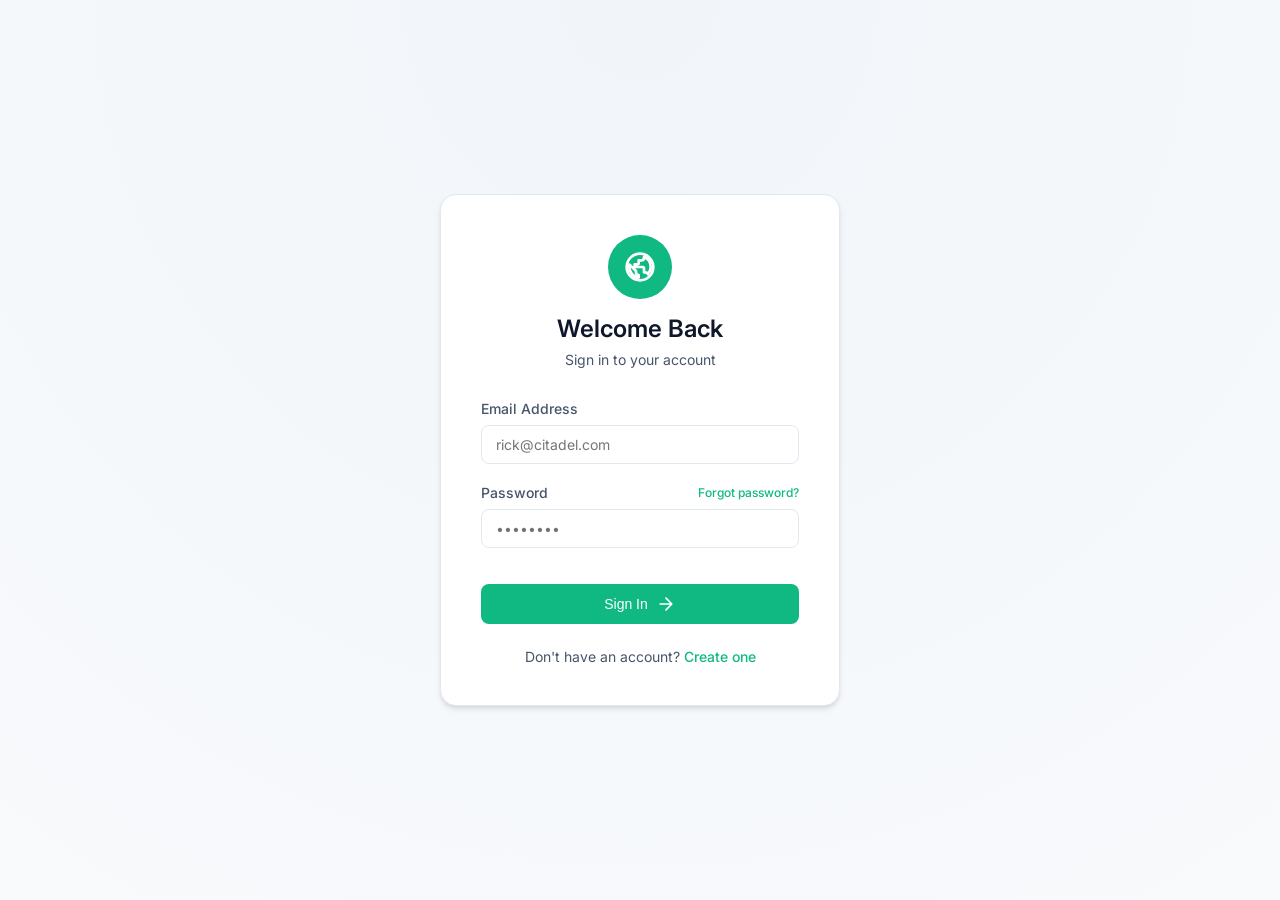
<file: index.html>
<!DOCTYPE html>
<html lang="en">
<head>
    <meta charset="UTF-8">
    <meta name="viewport" content="width=device-width, initial-scale=1.0">
    <title>Rick and Morty System - Login</title>
    <link rel="stylesheet" href="style.css">
    <!-- Inline minimal icons for Auth -->
    <style>
        .icon { width: 1.25rem; height: 1.25rem; fill: none; stroke: currentColor; stroke-width: 2; stroke-linecap: round; stroke-linejoin: round; }
    </style>
</head>
<body>
    <div class="auth-wrapper">
        <div class="auth-card">
            <div class="auth-header">
                <div class="auth-logo">
                    <!-- SVG logo representing Rick and Morty / SciFi portal -->
                    <svg class="icon" style="width: 32px; height: 32px;" viewBox="0 0 24 24">
                        <path d="M12 2C6.48 2 2 6.48 2 12s4.48 10 10 10 10-4.48 10-10S17.52 2 12 2zm-1 17.93c-3.95-.49-7-3.85-7-7.93 0-.62.08-1.21.21-1.79L9 15v1c0 1.1.9 2 2 2v1.93zm6.9-2.54c-.26-.81-1-1.39-1.9-1.39h-1v-3c0-.55-.45-1-1-1H8v-2h2c.55 0 1-.45 1-1V7h2c1.1 0 2-.9 2-2v-.41c2.93 1.19 5 4.06 5 7.41 0 2.08-.8 3.97-2.1 5.39z"/>
                    </svg>
                </div>
                <h2>Welcome Back</h2>
                <p style="color: var(--text-secondary); font-size: 0.875rem; margin-top: 0.5rem;">Sign in to your account</p>
            </div>
            
            <div id="alert-container"></div>

            <form id="login-form">
                <div class="form-group">
                    <label class="form-label" for="email">Email Address</label>
                    <input type="email" id="email" class="form-control" placeholder="rick@citadel.com" required>
                </div>
                
                <div class="form-group">
                    <div style="display: flex; justify-content: space-between; align-items: center;">
                        <label class="form-label" for="password" style="margin: 0;">Password</label>
                        <a href="recover.html" class="auth-link" style="font-size: 0.75rem;">Forgot password?</a>
                    </div>
                    <input type="password" id="password" class="form-control" style="margin-top: 0.5rem;" placeholder="••••••••" required>
                </div>
                
                <button type="submit" class="btn btn-primary" style="width: 100%; margin-top: 1rem;">
                    Sign In
                    <svg class="icon" viewBox="0 0 24 24"><path d="M5 12h14M12 5l7 7-7 7"/></svg>
                </button>
            </form>
            
            <div class="auth-footer">
                Don't have an account? <a href="register.html" class="auth-link">Create one</a>
            </div>
        </div>
    </div>
    
    <script src="auth.js"></script>
    <script src="app.js"></script>
</body>
</html>
</file>
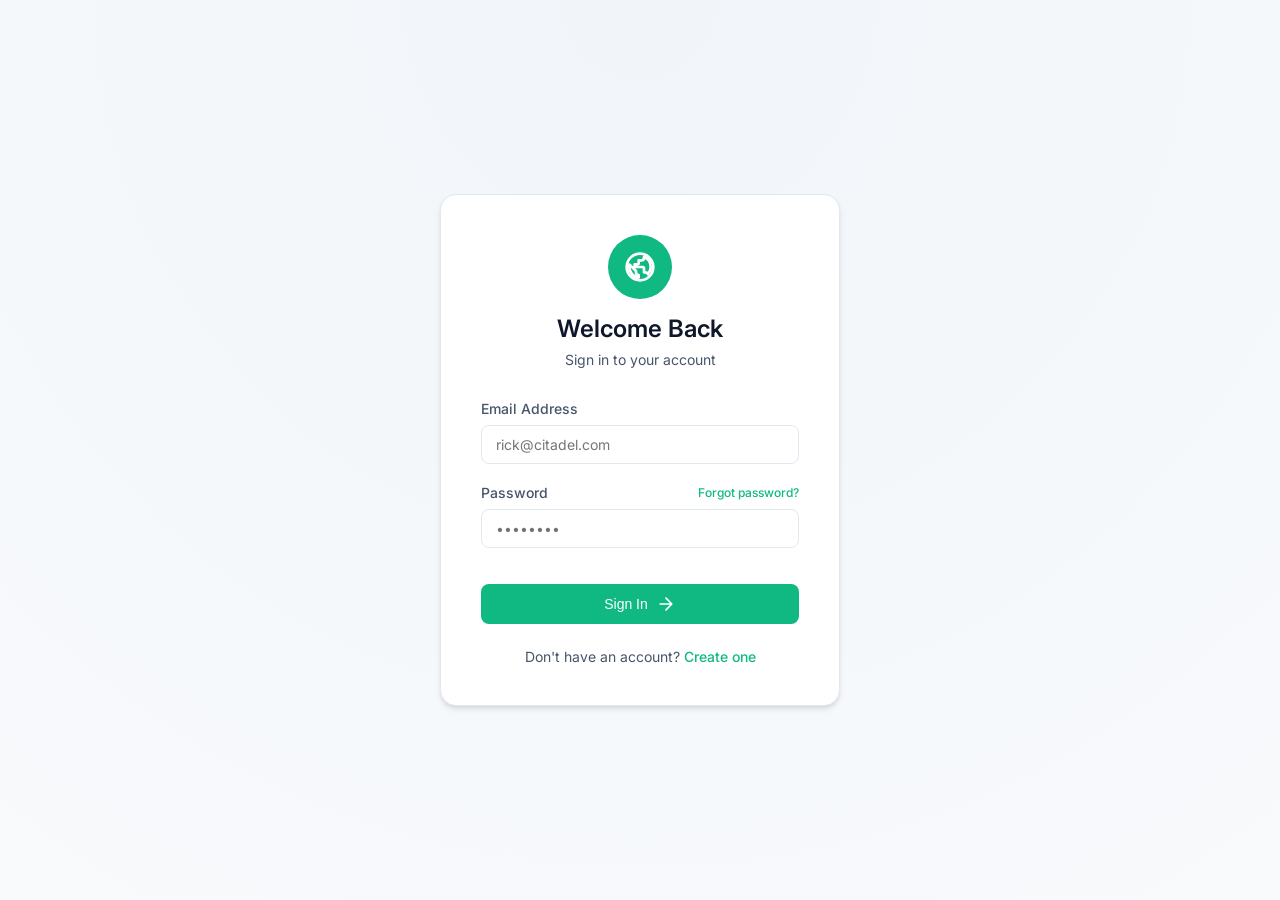
<file: characters.html>
<!DOCTYPE html>
<html lang="en">
<head>
    <meta charset="UTF-8">
    <meta name="viewport" content="width=device-width, initial-scale=1.0">
    <title>Characters - Rick and Morty System</title>
    <link rel="stylesheet" href="style.css">
</head>
<body>
    <header class="app-header">
        <div class="container nav-container">
            <a href="characters.html" class="nav-brand">
                <svg style="width:24px;height:24px;color:var(--brand-primary);" fill="currentColor" viewBox="0 0 24 24"><path d="M12 2C6.48 2 2 6.48 2 12s4.48 10 10 10 10-4.48 10-10S17.52 2 12 2zm-1 17.93c-3.95-.49-7-3.85-7-7.93 0-.62.08-1.21.21-1.79L9 15v1c0 1.1.9 2 2 2v1.93zm6.9-2.54c-.26-.81-1-1.39-1.9-1.39h-1v-3c0-.55-.45-1-1-1H8v-2h2c.55 0 1-.45 1-1V7h2c1.1 0 2-.9 2-2v-.41c2.93 1.19 5 4.06 5 7.41 0 2.08-.8 3.97-2.1 5.39z"/></svg>
                Citadel OS
            </a>
            
            <nav class="nav-links">
                <a href="characters.html" class="nav-link active">Characters</a>
                <a href="episodes.html" class="nav-link">Episodes</a>
                <button class="theme-toggle" aria-label="Toggle theme"></button>
                <button onclick="logout()" class="btn btn-outline" style="padding: 0.35rem 0.75rem; font-size: 0.75rem;">Logout</button>
            </nav>
        </div>
    </header>

    <main class="container main-content">
        <div class="toolbar">
            <h2>Characters Database</h2>
            <div class="search-box">
                <div class="search-icon">
                    <svg style="width:16px;height:16px" fill="none" stroke="currentColor" viewBox="0 0 24 24"><path stroke-linecap="round" stroke-linejoin="round" stroke-width="2" d="M21 21l-6-6m2-5a7 7 0 11-14 0 7 7 0 0114 0z"></path></svg>
                </div>
                <input type="text" id="search-input" class="form-control" placeholder="Search characters by name...">
            </div>
        </div>
        
        <div class="table-container">
            <table class="data-table" id="characters-table">
                <thead>
                    <tr>
                        <th data-sort="id">ID <span class="sort-icon">⇅</span></th>
                        <th data-sort="name">Name <span class="sort-icon">⇅</span></th>
                        <th data-sort="species">Species <span class="sort-icon">⇅</span></th>
                        <th data-sort="gender">Gender <span class="sort-icon">⇅</span></th>
                        <th data-sort="status">Status <span class="sort-icon">⇅</span></th>
                        <th>Actions</th>
                    </tr>
                </thead>
                <tbody id="table-body">
                    <tr><td colspan="6" class="text-center">Loading portal data...</td></tr>
                </tbody>
            </table>
        </div>
        
        <div class="toolbar mt-4" style="justify-content: center; gap: 1rem;">
            <button id="prev-page" class="btn btn-outline" disabled>Previous</button>
            <span id="page-info" style="font-size: 0.875rem; color: var(--text-secondary); display: flex; align-items: center;">Page 1</span>
            <button id="next-page" class="btn btn-outline">Next</button>
        </div>
    </main>

    <!-- Detail/Edit Modal -->
    <div class="modal-overlay" id="character-modal">
        <div class="modal-content">
            <div class="modal-header">
                <h3 class="modal-title" id="modal-title">Character Details</h3>
                <button class="modal-close" onclick="closeModal()">
                    <svg style="width:24px;height:24px" fill="none" stroke="currentColor" viewBox="0 0 24 24"><path stroke-linecap="round" stroke-linejoin="round" stroke-width="2" d="M6 18L18 6M6 6l12 12"></path></svg>
                </button>
            </div>
            <div class="modal-body" id="modal-body">
                <!-- Content injected by JS -->
            </div>
        </div>
    </div>

    <script src="app.js"></script>
    <script src="characters.js"></script>
</body>
</html>
</file>
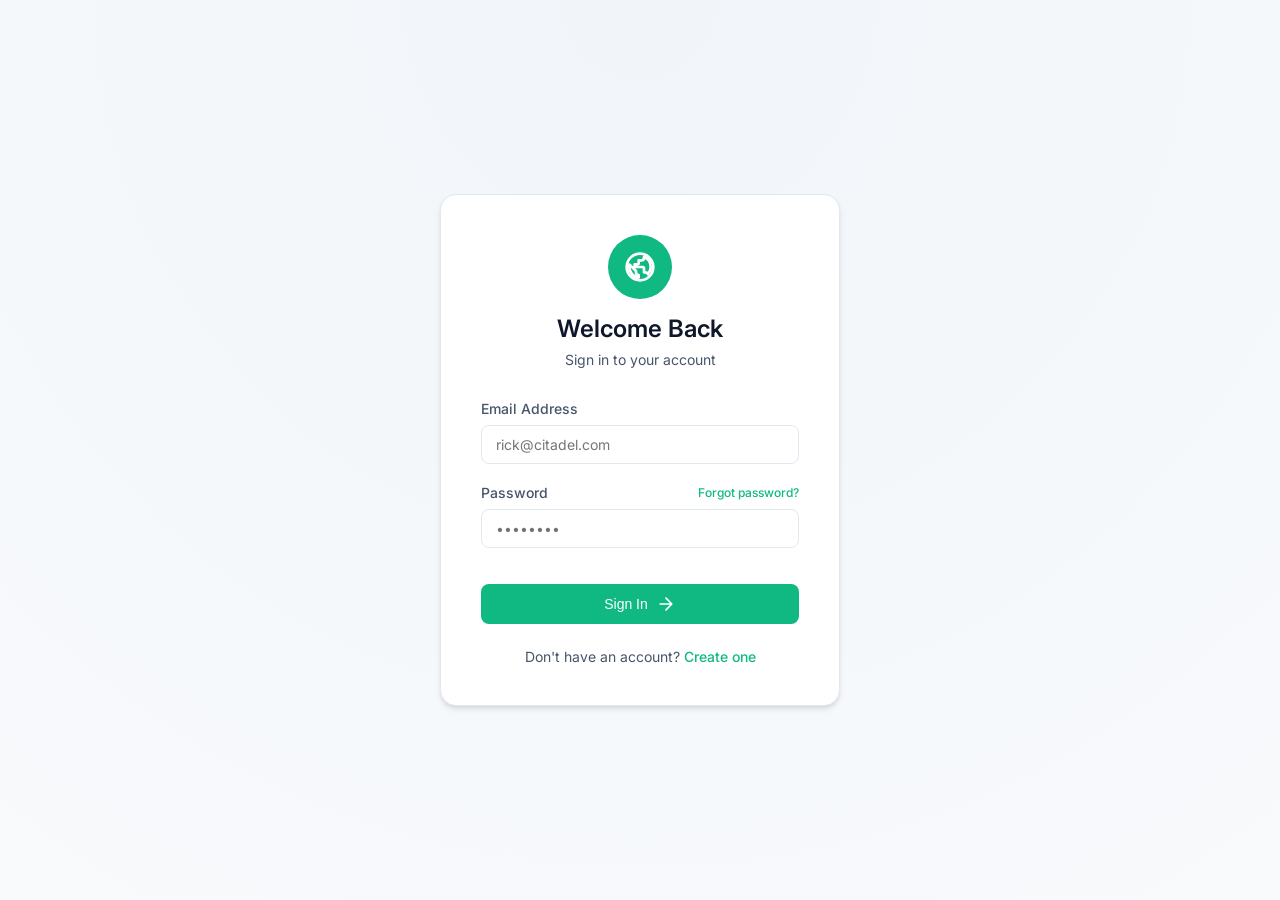
<file: episodes.html>
<!DOCTYPE html>
<html lang="en">
<head>
    <meta charset="UTF-8">
    <meta name="viewport" content="width=device-width, initial-scale=1.0">
    <title>Episodes - Rick and Morty System</title>
    <link rel="stylesheet" href="style.css">
</head>
<body>
    <header class="app-header">
        <div class="container nav-container">
            <a href="characters.html" class="nav-brand">
                <svg style="width:24px;height:24px;color:var(--brand-primary);" fill="currentColor" viewBox="0 0 24 24"><path d="M12 2C6.48 2 2 6.48 2 12s4.48 10 10 10 10-4.48 10-10S17.52 2 12 2zm-1 17.93c-3.95-.49-7-3.85-7-7.93 0-.62.08-1.21.21-1.79L9 15v1c0 1.1.9 2 2 2v1.93zm6.9-2.54c-.26-.81-1-1.39-1.9-1.39h-1v-3c0-.55-.45-1-1-1H8v-2h2c.55 0 1-.45 1-1V7h2c1.1 0 2-.9 2-2v-.41c2.93 1.19 5 4.06 5 7.41 0 2.08-.8 3.97-2.1 5.39z"/></svg>
                Citadel OS
            </a>
            
            <nav class="nav-links">
                <a href="characters.html" class="nav-link">Characters</a>
                <a href="episodes.html" class="nav-link active">Episodes</a>
                <button class="theme-toggle" aria-label="Toggle theme"></button>
                <button onclick="logout()" class="btn btn-outline" style="padding: 0.35rem 0.75rem; font-size: 0.75rem;">Logout</button>
            </nav>
        </div>
    </header>

    <main class="container main-content">
        <div class="toolbar">
            <h2>Episodes Database</h2>
            <div class="search-box">
                <div class="search-icon">
                    <svg style="width:16px;height:16px" fill="none" stroke="currentColor" viewBox="0 0 24 24"><path stroke-linecap="round" stroke-linejoin="round" stroke-width="2" d="M21 21l-6-6m2-5a7 7 0 11-14 0 7 7 0 0114 0z"></path></svg>
                </div>
                <input type="text" id="search-input" class="form-control" placeholder="Search episodes by name...">
            </div>
        </div>
        
        <div class="table-container">
            <table class="data-table" id="episodes-table">
                <thead>
                    <tr>
                        <th data-sort="id">ID <span class="sort-icon">⇅</span></th>
                        <th data-sort="name">Name <span class="sort-icon">⇅</span></th>
                        <th data-sort="air_date">Air Date <span class="sort-icon">⇅</span></th>
                        <th data-sort="episode">Code <span class="sort-icon">⇅</span></th>
                        <th>Actions</th>
                    </tr>
                </thead>
                <tbody id="table-body">
                    <tr><td colspan="5" class="text-center">Loading portal data...</td></tr>
                </tbody>
            </table>
        </div>
        
        <div class="toolbar mt-4" style="justify-content: center; gap: 1rem;">
            <button id="prev-page" class="btn btn-outline" disabled>Previous</button>
            <span id="page-info" style="font-size: 0.875rem; color: var(--text-secondary); display: flex; align-items: center;">Page 1</span>
            <button id="next-page" class="btn btn-outline">Next</button>
        </div>
    </main>

    <!-- Detail/Edit Modal -->
    <div class="modal-overlay" id="episode-modal">
        <div class="modal-content">
            <div class="modal-header">
                <h3 class="modal-title" id="modal-title">Episode Details</h3>
                <button class="modal-close" onclick="closeModal()">
                    <svg style="width:24px;height:24px" fill="none" stroke="currentColor" viewBox="0 0 24 24"><path stroke-linecap="round" stroke-linejoin="round" stroke-width="2" d="M6 18L18 6M6 6l12 12"></path></svg>
                </button>
            </div>
            <div class="modal-body" id="modal-body">
                <!-- Content injected by JS -->
            </div>
        </div>
    </div>

    <script src="app.js"></script>
    <script src="episodes.js"></script>
</body>
</html>
</file>
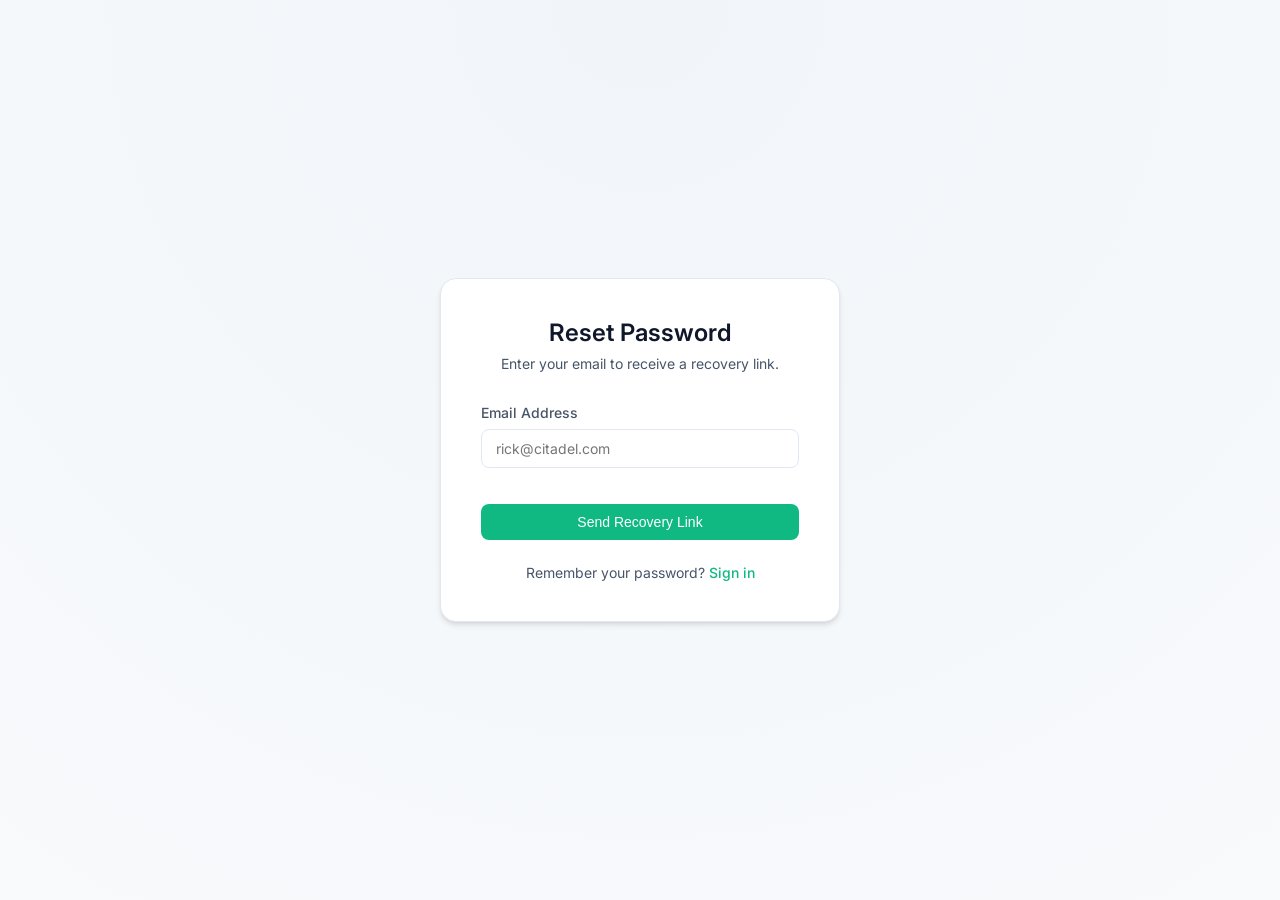
<file: recover.html>
<!DOCTYPE html>
<html lang="en">
<head>
    <meta charset="UTF-8">
    <meta name="viewport" content="width=device-width, initial-scale=1.0">
    <title>Rick and Morty System - Password Recovery</title>
    <link rel="stylesheet" href="style.css">
</head>
<body>
    <div class="auth-wrapper">
        <div class="auth-card">
            <div class="auth-header">
                <h2>Reset Password</h2>
                <p style="color: var(--text-secondary); font-size: 0.875rem; margin-top: 0.5rem;">Enter your email to receive a recovery link.</p>
            </div>
            
            <div id="alert-container"></div>

            <form id="recover-form">
                <div class="form-group">
                    <label class="form-label" for="email">Email Address</label>
                    <input type="email" id="email" class="form-control" placeholder="rick@citadel.com" required>
                </div>
                
                <button type="submit" class="btn btn-primary" style="width: 100%; margin-top: 1rem;">
                    Send Recovery Link
                </button>
            </form>
            
            <div class="auth-footer">
                Remember your password? <a href="index.html" class="auth-link">Sign in</a>
            </div>
        </div>
    </div>
    
    <script src="auth.js"></script>
    <script src="app.js"></script>
</body>
</html>
</file>
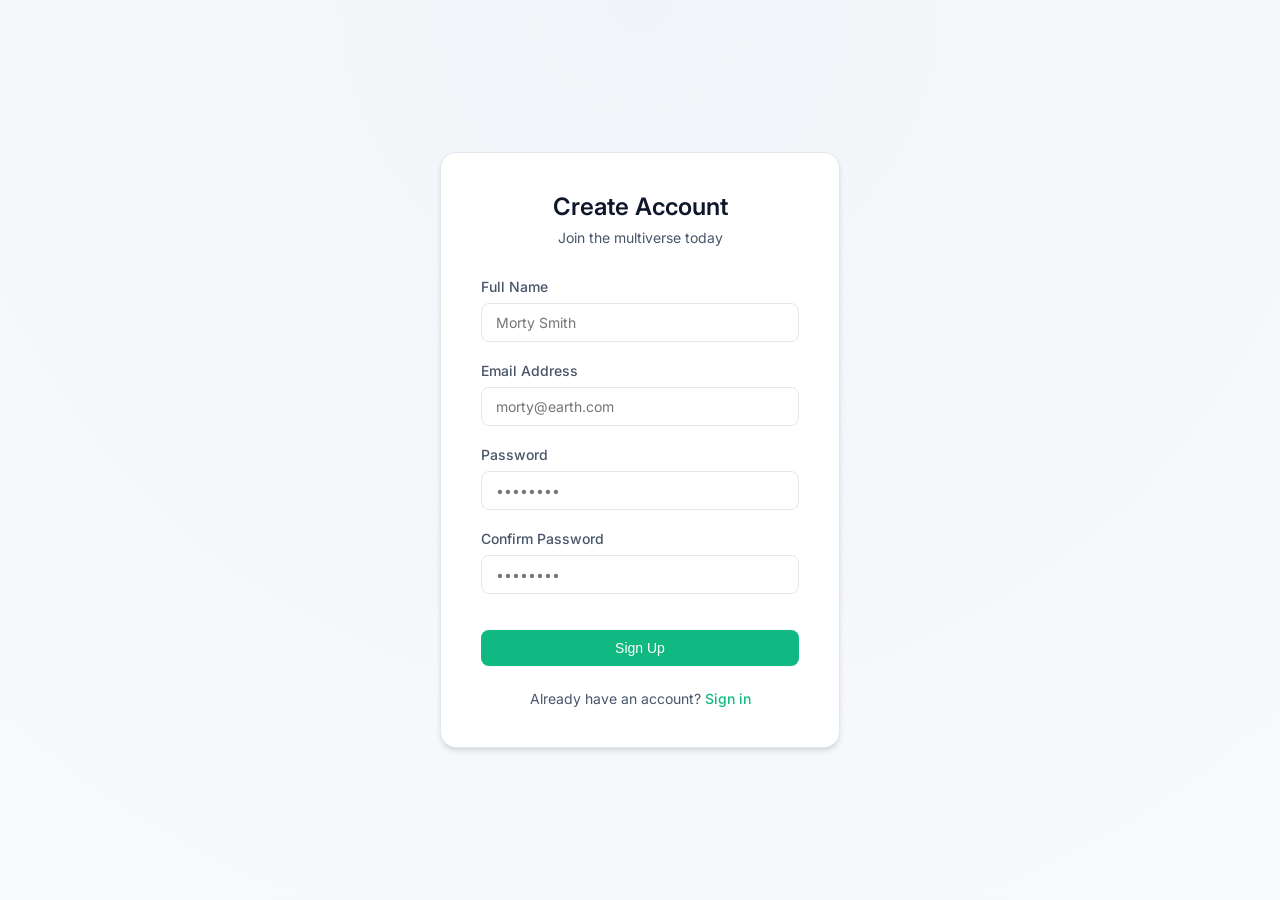
<file: register.html>
<!DOCTYPE html>
<html lang="en">
<head>
    <meta charset="UTF-8">
    <meta name="viewport" content="width=device-width, initial-scale=1.0">
    <title>Rick and Morty System - Register</title>
    <link rel="stylesheet" href="style.css">
    <style>
        .icon { width: 1.25rem; height: 1.25rem; fill: none; stroke: currentColor; stroke-width: 2; stroke-linecap: round; stroke-linejoin: round; }
    </style>
</head>
<body>
    <div class="auth-wrapper">
        <div class="auth-card">
            <div class="auth-header">
                <h2>Create Account</h2>
                <p style="color: var(--text-secondary); font-size: 0.875rem; margin-top: 0.5rem;">Join the multiverse today</p>
            </div>
            
            <div id="alert-container"></div>

            <form id="register-form">
                <div class="form-group">
                    <label class="form-label" for="name">Full Name</label>
                    <input type="text" id="name" class="form-control" placeholder="Morty Smith" required>
                </div>

                <div class="form-group">
                    <label class="form-label" for="email">Email Address</label>
                    <input type="email" id="email" class="form-control" placeholder="morty@earth.com" required>
                </div>
                
                <div class="form-group">
                    <label class="form-label" for="password">Password</label>
                    <input type="password" id="password" class="form-control" placeholder="••••••••" required minlength="6">
                </div>

                <div class="form-group">
                    <label class="form-label" for="confirm-password">Confirm Password</label>
                    <input type="password" id="confirm-password" class="form-control" placeholder="••••••••" required minlength="6">
                </div>
                
                <button type="submit" class="btn btn-primary" style="width: 100%; margin-top: 1rem;">
                    Sign Up
                </button>
            </form>
            
            <div class="auth-footer">
                Already have an account? <a href="index.html" class="auth-link">Sign in</a>
            </div>
        </div>
    </div>
    
    <script src="auth.js"></script>
    <script src="app.js"></script>
</body>
</html>
</file>
<file: style.css>
@import url('https://fonts.googleapis.com/css2?family=Inter:wght@300;400;500;600;700&display=swap');

:root {
  /* Light Theme Variables */
  --bg-primary: #f8fafc;
  --bg-secondary: #ffffff;
  --bg-tertiary: #f1f5f9;
  
  --text-primary: #0f172a;
  --text-secondary: #475569;
  --text-tertiary: #94a3b8;
  
  --brand-primary: #10b981; /* Rick and Morty Green */
  --brand-primary-hover: #059669;
  --brand-secondary: #3b82f6;
  
  --border-color: #e2e8f0;
  --card-shadow: 0 4px 6px -1px rgb(0 0 0 / 0.1), 0 2px 4px -2px rgb(0 0 0 / 0.1);
  --input-bg: #ffffff;
  
  --status-alive: #10b981;
  --status-dead: #ef4444;
  --status-unknown: #64748b;
  
  --radius-md: 0.5rem;
  --radius-lg: 0.75rem;
  --radius-xl: 1rem;
}

[data-theme="dark"] {
  /* Dark Theme Variables */
  --bg-primary: #0f172a;
  --bg-secondary: #1e293b;
  --bg-tertiary: #334155;
  
  --text-primary: #f8fafc;
  --text-secondary: #cbd5e1;
  --text-tertiary: #94a3b8;
  
  --brand-primary: #10b981;
  --brand-primary-hover: #34d399;
  --brand-secondary: #3b82f6;
  
  --border-color: #334155;
  --card-shadow: 0 10px 15px -3px rgb(0 0 0 / 0.5), 0 4px 6px -4px rgb(0 0 0 / 0.5);
  --input-bg: #0f172a;
}

* {
  margin: 0;
  padding: 0;
  box-sizing: border-box;
}

body {
  font-family: 'Inter', sans-serif;
  background-color: var(--bg-primary);
  color: var(--text-primary);
  transition: background-color 0.3s ease, color 0.3s ease;
  min-height: 100vh;
  display: flex;
  flex-direction: column;
}

/* Utilities */
.container {
  max-width: 1200px;
  margin: 0 auto;
  padding: 0 1.5rem;
  width: 100%;
}

.text-center { text-align: center; }
.mt-4 { margin-top: 1rem; }
.mb-4 { margin-bottom: 1rem; }
.mb-6 { margin-bottom: 1.5rem; }
.hidden { display: none !important; }

/* Typography */
h1, h2, h3, h4 {
  font-weight: 600;
  line-height: 1.2;
}

h1 { font-size: 2.25rem; }
h2 { font-size: 1.5rem; }

/* Buttons */
.btn {
  display: inline-flex;
  align-items: center;
  justify-content: center;
  padding: 0.625rem 1.25rem;
  border-radius: var(--radius-md);
  font-weight: 500;
  font-size: 0.875rem;
  cursor: pointer;
  transition: all 0.2s ease;
  border: none;
  outline: none;
  gap: 0.5rem;
}

.btn-primary {
  background-color: var(--brand-primary);
  color: white;
}

.btn-primary:hover {
  background-color: var(--brand-primary-hover);
  transform: translateY(-1px);
}

.btn-outline {
  background-color: transparent;
  border: 1px solid var(--border-color);
  color: var(--text-primary);
}

.btn-outline:hover {
  background-color: var(--bg-tertiary);
}

/* Forms */
.form-group {
  margin-bottom: 1.25rem;
}

.form-label {
  display: block;
  font-size: 0.875rem;
  font-weight: 500;
  margin-bottom: 0.5rem;
  color: var(--text-secondary);
}

.form-control {
  width: 100%;
  padding: 0.625rem 0.875rem;
  border-radius: var(--radius-md);
  border: 1px solid var(--border-color);
  background-color: var(--input-bg);
  color: var(--text-primary);
  font-family: inherit;
  font-size: 0.875rem;
  transition: border-color 0.2s ease, box-shadow 0.2s ease;
}

.form-control:focus {
  outline: none;
  border-color: var(--brand-primary);
  box-shadow: 0 0 0 3px rgba(16, 185, 129, 0.1);
}

/* Auth Layout */
.auth-wrapper {
  display: flex;
  align-items: center;
  justify-content: center;
  min-height: 100vh;
  padding: 2rem;
  background-image: radial-gradient(circle at top, var(--bg-tertiary), var(--bg-primary));
}

.auth-card {
  background-color: var(--bg-secondary);
  border-radius: var(--radius-xl);
  box-shadow: var(--card-shadow);
  padding: 2.5rem;
  width: 100%;
  max-width: 400px;
  border: 1px solid var(--border-color);
  animation: slideUp 0.4s ease-out forwards;
}

.auth-header {
  text-align: center;
  margin-bottom: 2rem;
}

.auth-logo {
  width: 64px;
  height: 64px;
  background: var(--brand-primary);
  border-radius: 50%;
  margin: 0 auto 1rem;
  display: flex;
  align-items: center;
  justify-content: center;
  color: white;
  font-size: 1.5rem;
}

.auth-footer {
  text-align: center;
  margin-top: 1.5rem;
  font-size: 0.875rem;
  color: var(--text-secondary);
}

.auth-link {
  color: var(--brand-primary);
  text-decoration: none;
  font-weight: 500;
}

.auth-link:hover {
  text-decoration: underline;
}

/* App Layout */
.app-header {
  background-color: var(--bg-secondary);
  border-bottom: 1px solid var(--border-color);
  position: sticky;
  top: 0;
  z-index: 40;
}

.nav-container {
  display: flex;
  align-items: center;
  justify-content: space-between;
  height: 4rem;
}

.nav-brand {
  display: flex;
  align-items: center;
  gap: 0.75rem;
  font-weight: 700;
  font-size: 1.25rem;
  color: var(--text-primary);
  text-decoration: none;
}

.nav-links {
  display: flex;
  gap: 1.5rem;
  align-items: center;
}

.nav-link {
  color: var(--text-secondary);
  text-decoration: none;
  font-weight: 500;
  font-size: 0.875rem;
  transition: color 0.2s;
}

.nav-link:hover, .nav-link.active {
  color: var(--brand-primary);
}

.theme-toggle {
  background: none;
  border: none;
  color: var(--text-secondary);
  cursor: pointer;
  padding: 0.5rem;
  border-radius: 50%;
  display: flex;
  align-items: center;
  justify-content: center;
  transition: background-color 0.2s;
}

.theme-toggle:hover {
  background-color: var(--bg-tertiary);
  color: var(--text-primary);
}

.main-content {
  flex: 1;
  padding: 2rem 0;
}

/* Data Tables */
.toolbar {
  display: flex;
  justify-content: space-between;
  align-items: center;
  margin-bottom: 1.5rem;
  flex-wrap: wrap;
  gap: 1rem;
}

.search-box {
  position: relative;
  width: 100%;
  max-width: 320px;
}

.search-icon {
  position: absolute;
  left: 0.75rem;
  top: 50%;
  transform: translateY(-50%);
  color: var(--text-tertiary);
  pointer-events: none;
  display: flex;
  align-items: center;
  height: 100%;
}

.search-box .form-control {
  padding-left: 2.25rem;
}

.table-container {
  background-color: var(--bg-secondary);
  border-radius: var(--radius-lg);
  border: 1px solid var(--border-color);
  overflow-x: auto;
  box-shadow: var(--card-shadow);
}

.data-table {
  width: 100%;
  border-collapse: collapse;
  text-align: left;
}

.data-table th {
  background-color: var(--bg-tertiary);
  padding: 1rem 1.25rem;
  font-weight: 600;
  font-size: 0.75rem;
  text-transform: uppercase;
  letter-spacing: 0.05em;
  color: var(--text-secondary);
  border-bottom: 1px solid var(--border-color);
  cursor: pointer;
  user-select: none;
  transition: background-color 0.2s;
}

.data-table th:hover {
  background-color: var(--bg-primary);
}

.data-table th span.sort-icon {
  display: inline-block;
  margin-left: 0.25rem;
  opacity: 0.5;
}

.data-table td {
  padding: 1rem 1.25rem;
  border-bottom: 1px solid var(--border-color);
  font-size: 0.875rem;
  color: var(--text-primary);
  vertical-align: middle;
}

.data-table tbody tr {
  transition: background-color 0.2s;
}

.data-table tbody tr:hover {
  background-color: var(--bg-primary);
}

.data-table tbody tr:last-child td {
  border-bottom: none;
}

.action-buttons {
  display: flex;
  gap: 0.5rem;
}

.btn-icon {
  background: none;
  border: none;
  color: var(--text-secondary);
  cursor: pointer;
  padding: 0.25rem;
  border-radius: 0.25rem;
  transition: all 0.2s;
  display: flex;
  align-items: center;
  justify-content: center;
}

.btn-icon:hover {
  color: var(--brand-primary);
  background-color: var(--bg-tertiary);
}

/* Badges */
.badge {
  display: inline-flex;
  align-items: center;
  padding: 0.125rem 0.625rem;
  border-radius: 9999px;
  font-size: 0.75rem;
  font-weight: 500;
}

.badge-alive { background-color: rgba(16, 185, 129, 0.1); color: var(--status-alive); }
.badge-dead { background-color: rgba(239, 68, 68, 0.1); color: var(--status-dead); }
.badge-unknown { background-color: rgba(100, 116, 139, 0.1); color: var(--status-unknown); }

.avatar {
  width: 40px;
  height: 40px;
  border-radius: 50%;
  object-fit: cover;
}

.flex-center {
  display: flex;
  align-items: center;
  gap: 0.75rem;
}

/* Modal */
.modal-overlay {
  position: fixed;
  top: 0;
  left: 0;
  right: 0;
  bottom: 0;
  background-color: rgba(0, 0, 0, 0.5);
  display: flex;
  align-items: center;
  justify-content: center;
  z-index: 100;
  padding: 1rem;
  opacity: 0;
  visibility: hidden;
  transition: all 0.3s ease;
  backdrop-filter: blur(4px);
}

.modal-overlay.active {
  opacity: 1;
  visibility: visible;
}

.modal-content {
  background-color: var(--bg-secondary);
  border-radius: var(--radius-lg);
  box-shadow: var(--card-shadow);
  width: 100%;
  max-width: 500px;
  max-height: 90vh;
  overflow-y: auto;
  border: 1px solid var(--border-color);
  transform: scale(0.95) translateY(10px);
  transition: all 0.3s cubic-bezier(0.16, 1, 0.3, 1);
}

.modal-overlay.active .modal-content {
  transform: scale(1) translateY(0);
}

.modal-header {
  padding: 1.25rem 1.5rem;
  border-bottom: 1px solid var(--border-color);
  display: flex;
  align-items: center;
  justify-content: space-between;
}

.modal-title {
  font-size: 1.125rem;
  font-weight: 600;
}

.modal-close {
  background: none;
  border: none;
  color: var(--text-tertiary);
  cursor: pointer;
  padding: 0.25rem;
  transition: color 0.2s;
  display: flex;
  align-items: center;
  justify-content: center;
}

.modal-close:hover {
  color: var(--text-primary);
}

.modal-body {
  padding: 1.5rem;
}

.modal-footer {
  padding: 1.25rem 1.5rem;
  border-top: 1px solid var(--border-color);
  display: flex;
  justify-content: flex-end;
  gap: 0.75rem;
}

/* Details View styling */
.detail-card {
  display: flex;
  flex-direction: column;
  gap: 1.5rem;
}

.detail-img-container {
  width: 100%;
  height: 250px;
  border-radius: var(--radius-md);
  overflow: hidden;
  background-color: var(--bg-tertiary);
}

.detail-img {
  width: 100%;
  height: 100%;
  object-fit: cover;
}

.detail-info {
  display: grid;
  grid-template-columns: repeat(2, 1fr);
  gap: 1rem;
}

.info-item {
  display: flex;
  flex-direction: column;
  gap: 0.25rem;
}

.info-label {
  font-size: 0.75rem;
  color: var(--text-secondary);
  text-transform: uppercase;
  letter-spacing: 0.05em;
}

.info-value {
  font-size: 0.875rem;
  font-weight: 500;
  color: var(--text-primary);
}

/* Alerts / Notifications */
.alert {
  padding: 0.75rem 1rem;
  border-radius: var(--radius-md);
  margin-bottom: 1rem;
  font-size: 0.875rem;
  display: flex;
  align-items: center;
  gap: 0.5rem;
}

.alert-error {
  background-color: rgba(239, 68, 68, 0.1);
  color: var(--status-dead);
  border: 1px solid rgba(239, 68, 68, 0.2);
}

.alert-success {
  background-color: rgba(16, 185, 129, 0.1);
  color: var(--status-alive);
  border: 1px solid rgba(16, 185, 129, 0.2);
}

/* Animations */
@keyframes slideUp {
  from { opacity: 0; transform: translateY(20px); }
  to { opacity: 1; transform: translateY(0); }
}

/* Responsive */
@media (max-width: 768px) {
  .nav-links {
    display: none; /* In a real app, implement a hamburger menu */
  }
  
  .toolbar {
    flex-direction: column;
    align-items: stretch;
  }
  
  .search-box {
    max-width: 100%;
  }
  
  .detail-info {
    grid-template-columns: 1fr;
  }
  
  .auth-card {
    padding: 1.5rem;
  }
}
</file>
